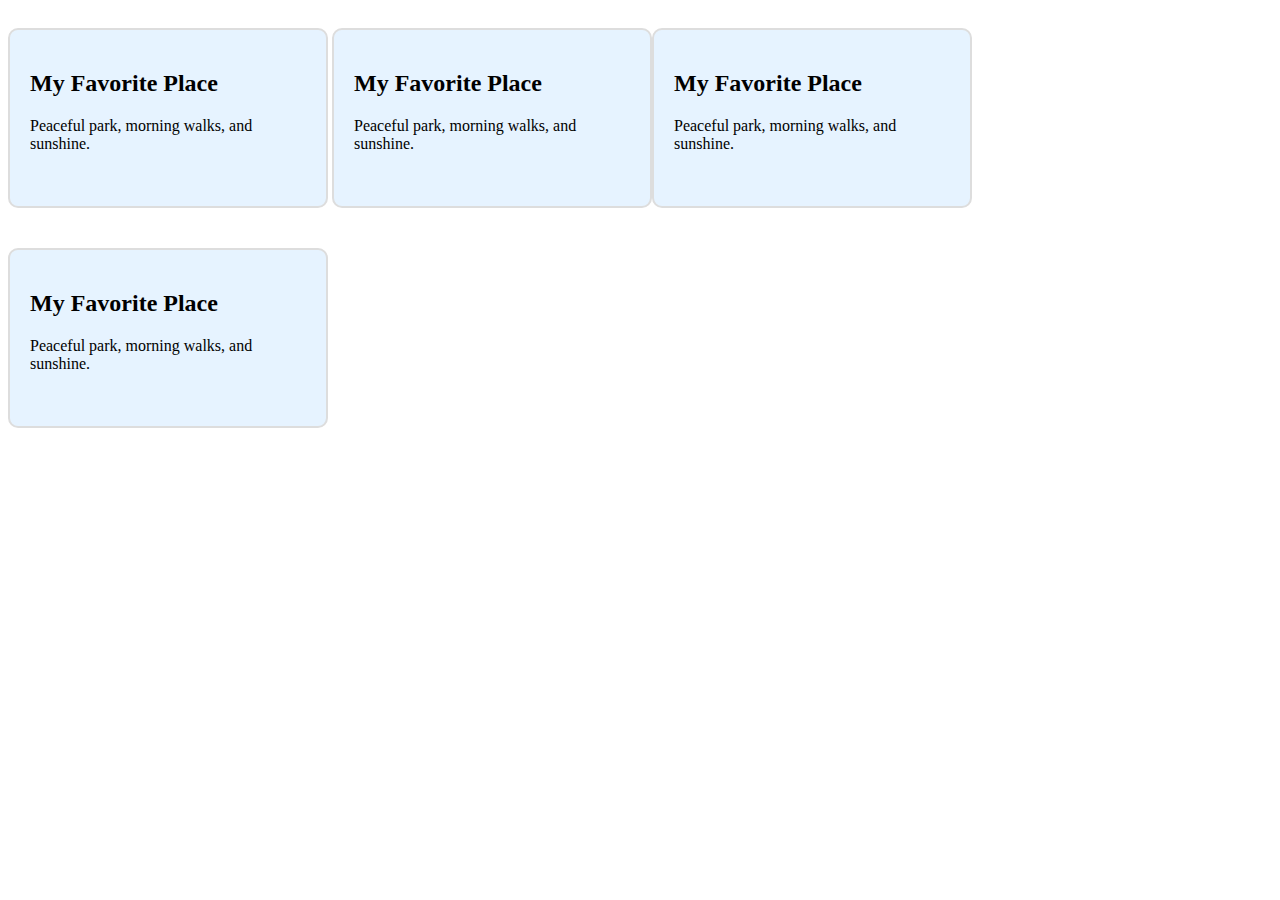
<file: 2.2/index.html>
<!DOCTYPE html>
<html lang="en">
<head>
    <meta charset="UTF-8">
    <meta name="viewport" content="width=device-width, initial-scale=1.0">
    <title>Document</title>
    <link rel="stylesheet" href="styles.css">
</head>
<body>
    <div class="card">
  <h2>My Favorite Place</h2>
  <p>Peaceful park, morning walks, and sunshine.</p>
    </div>
    <div class="card">
  <h2>My Favorite Place</h2>
  <p>Peaceful park, morning walks, and sunshine.</p>
    </div><div class="card card:hover">
  <h2>My Favorite Place</h2>
  <p>Peaceful park, morning walks, and sunshine.</p>
    </div><div class="card">
  <h2>My Favorite Place</h2>
  <p>Peaceful park, morning walks, and sunshine.</p>
    </div>
</body>
</html>
</file>
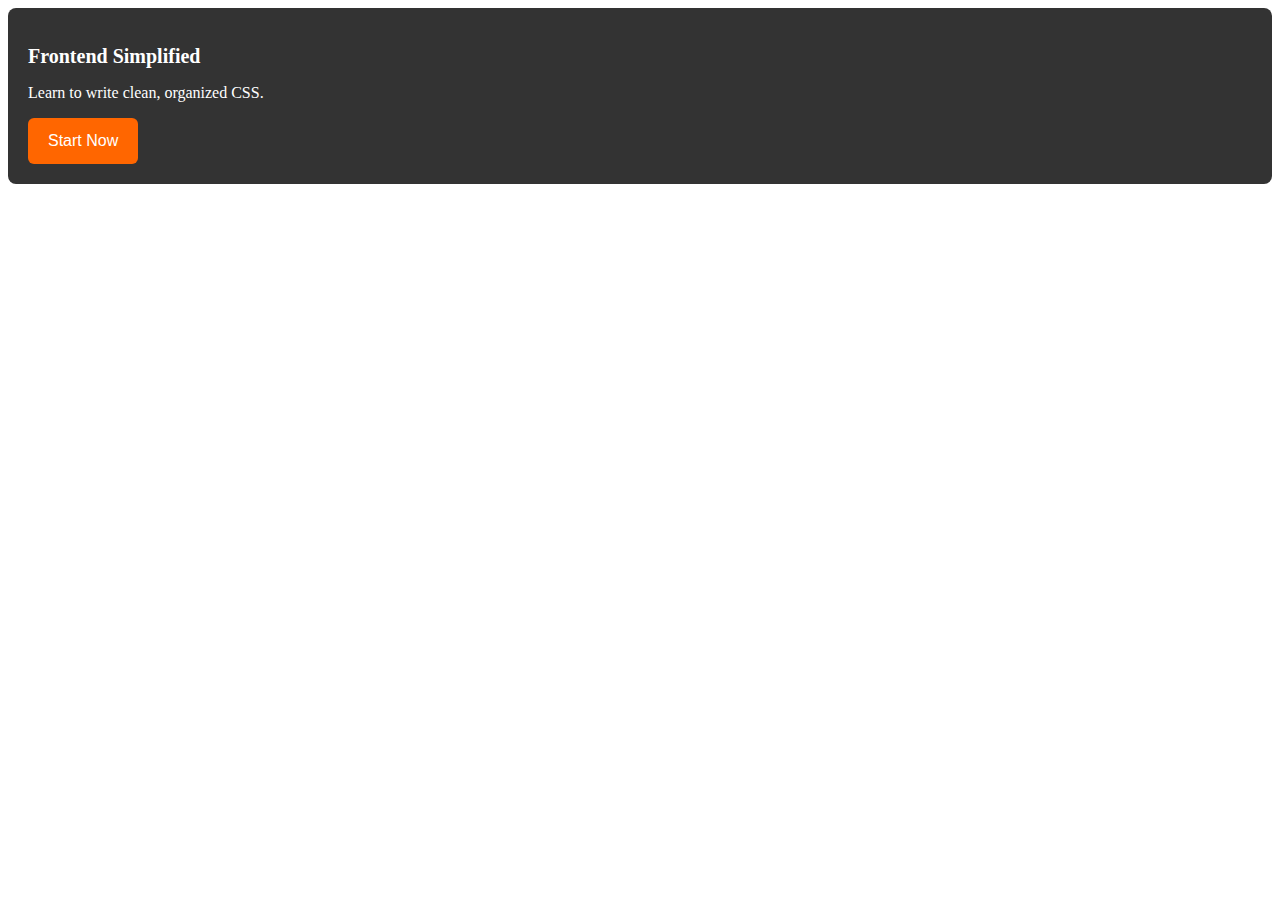
<file: bem/index.html>
<!DOCTYPE html>
<html lang="en">
<head>
    <meta charset="UTF-8">
    <meta name="viewport" content="width=device-width, initial-scale=1.0">
    <title>Document</title>
    <link rel="stylesheet" href="styles.css">
</head>
<body>
    <div class="card card--dark">
  <h2 class="card__title">Frontend Simplified</h2>
  <p class="card__description">Learn to write clean, organized CSS.</p>
  <button class="card__button card__button--large">Start Now</button>
</div>
</body>
</html>
</file>
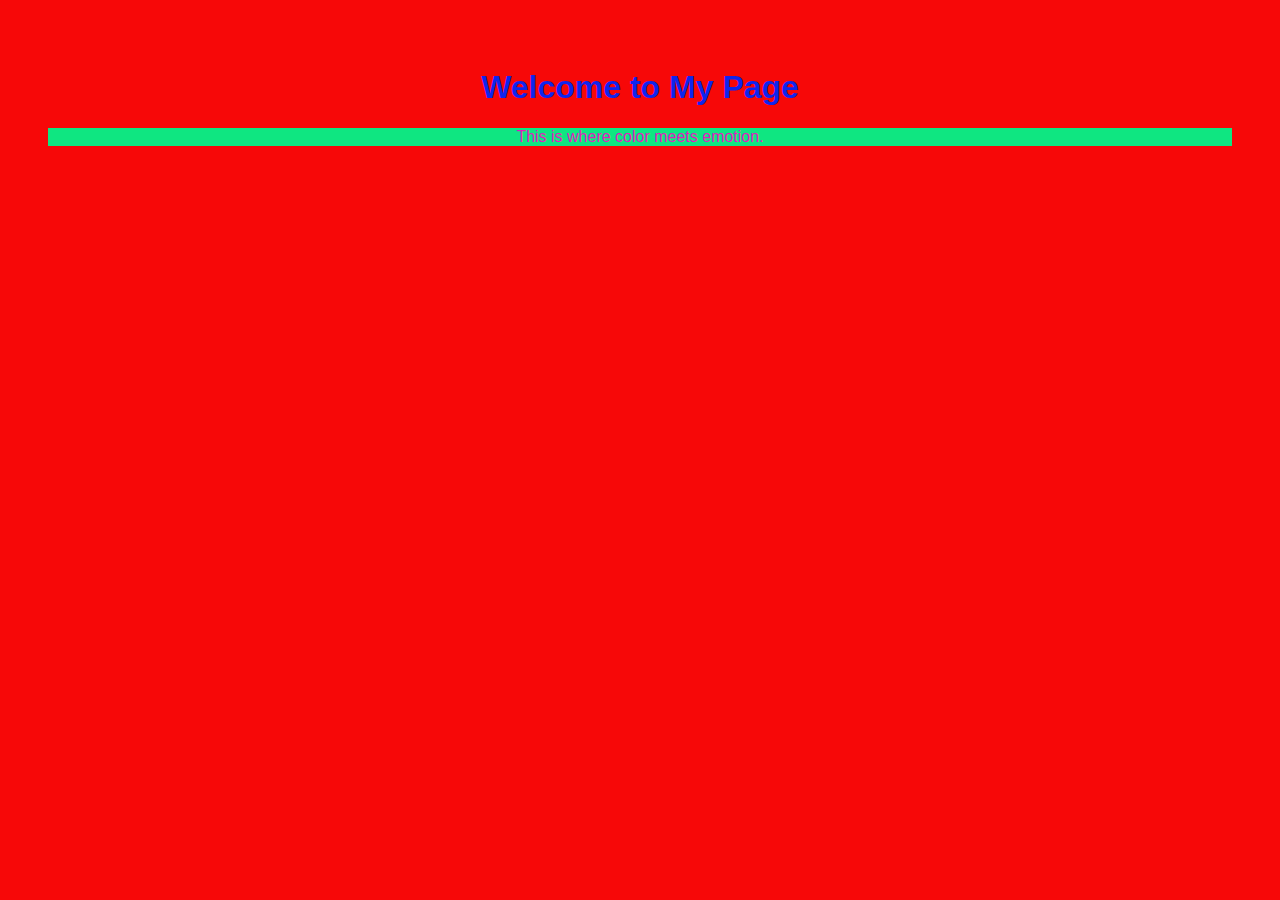
<file: Colours/index.html>
<!DOCTYPE html>
<html lang="en">
<head>
    <meta charset="UTF-8">
    <meta name="viewport" content="width=device-width, initial-scale=1.0">
    <title>Document</title>
    <link rel="stylesheet" href="styles.css">
</head>
<body>
    <h1>Welcome to My Page</h1>
<p>This is where color meets emotion.</p>
</body>
</html>
</file>
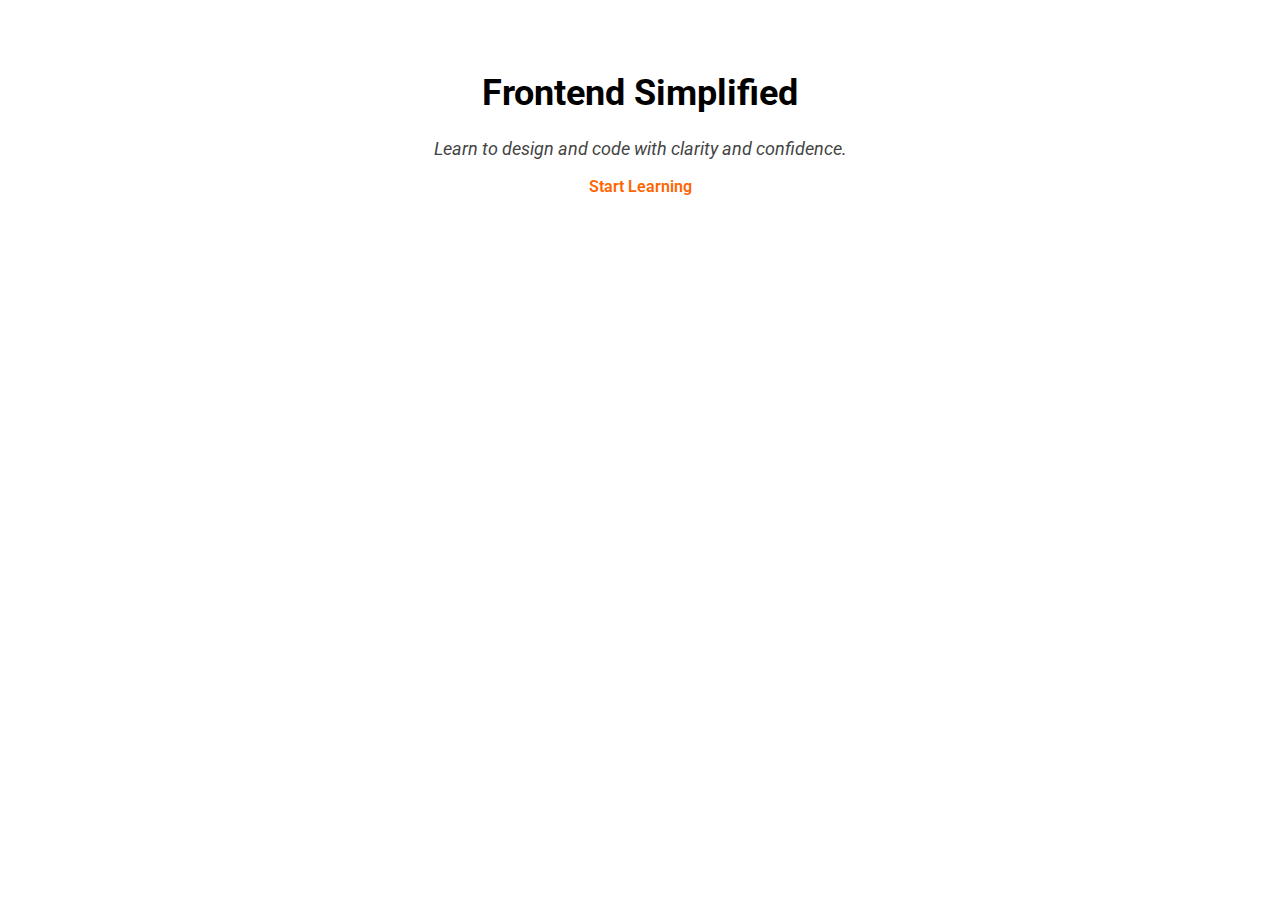
<file: fonts/index.html>
<!DOCTYPE html>
<html lang="en">
<head>
    <meta charset="UTF-8">
    <meta name="viewport" content="width=device-width, initial-scale=1.0">
    <title>Document</title>
    <link rel="stylesheet" href="styles.css">
</head>
<body>
<h1>Frontend Simplified</h1>
<p>Learn to design and code with clarity and confidence.</p>
<a href="#">Start Learning</a>
</body>
</html>
</file>
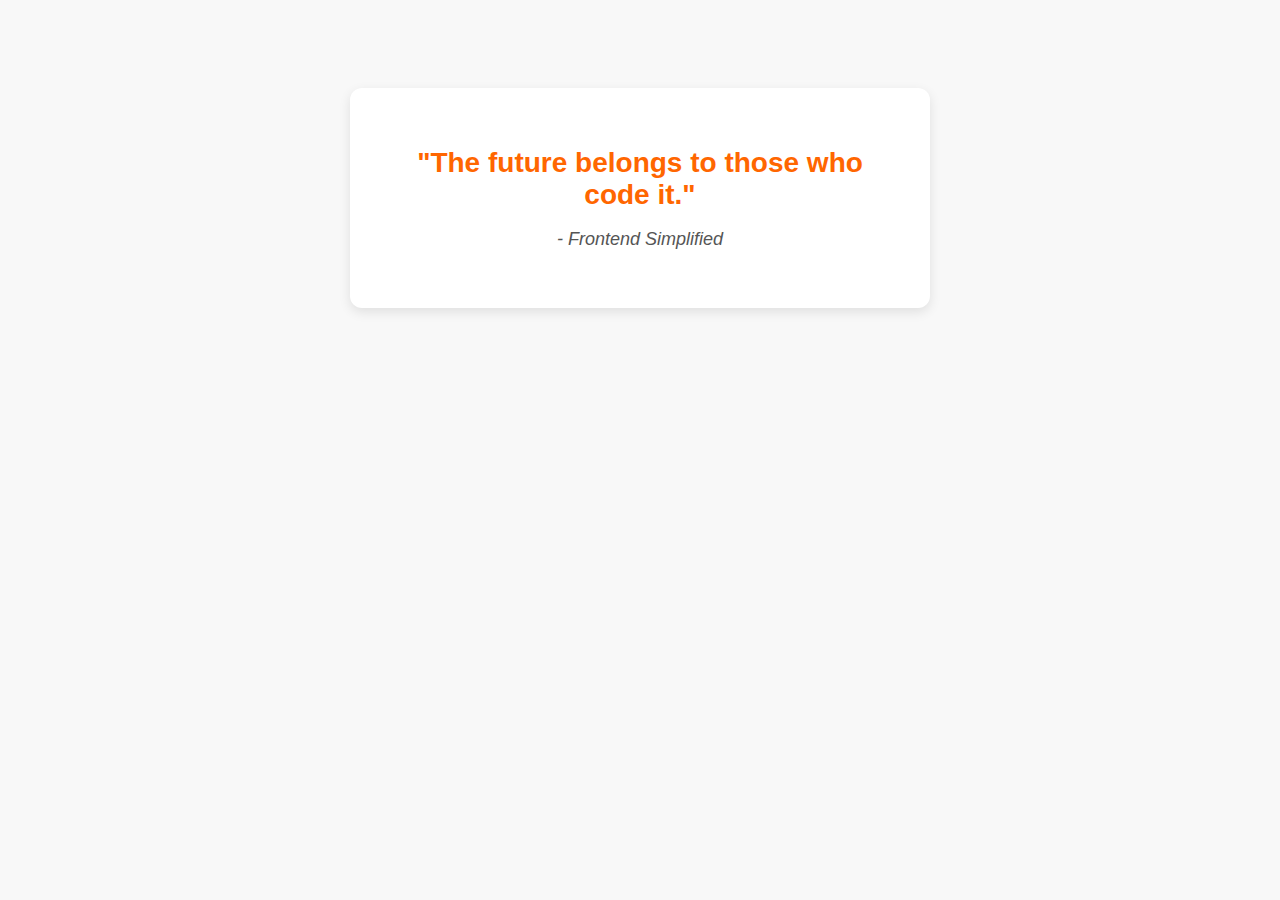
<file: poster/index.html>
<!DOCTYPE html>
<html lang="en">
<head>
    <meta charset="UTF-8">
    <meta name="viewport" content="width=device-width, initial-scale=1.0">
    <title>Document</title>
    <link rel="stylesheet" href="styles.css">
</head>
<body>
    <div class="poster">
  <h1>"The future belongs to those who code it."</h1>
  <p>- Frontend Simplified</p>
</div>
</body>
</html>
</file>
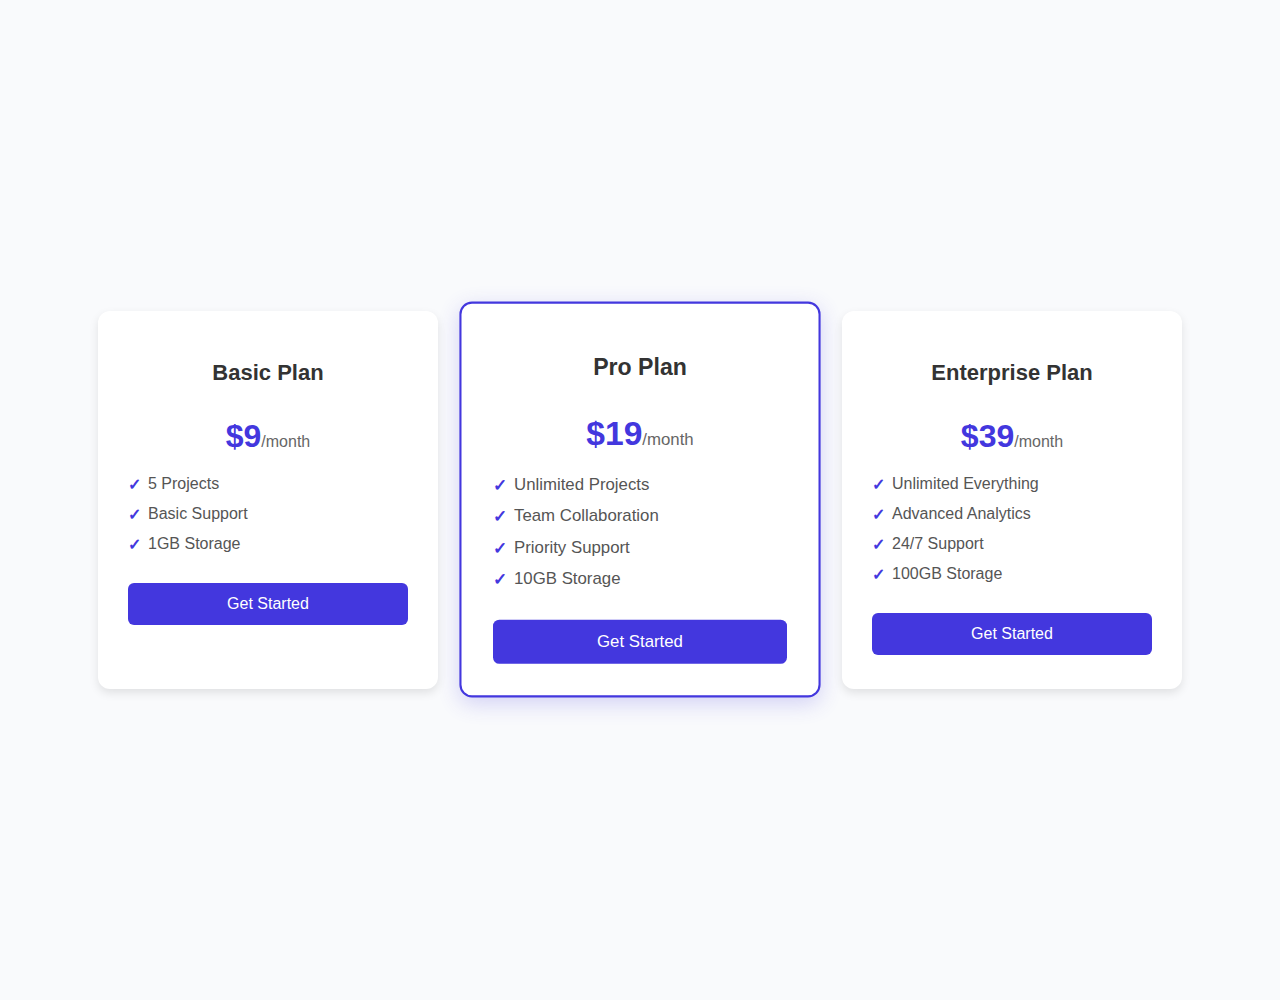
<file: styledComponent/index.html>
<!DOCTYPE html>
<html lang="en">
<head>
    <meta charset="UTF-8">
    <meta name="viewport" content="width=device-width, initial-scale=1.0">
    <title>Pricing Plans</title>
    <link rel="stylesheet" href="styles.css">
</head>
<body>
    <div class="plans-container">
        <div class="plan">
            <h2 class="plan__title">Basic Plan</h2>
            <p class="plan__price">$9<span>/month</span></p>

            <ul class="plan__features">
                <li class="plan__feature">5 Projects</li>
                <li class="plan__feature">Basic Support</li>
                <li class="plan__feature">1GB Storage</li>
            </ul>

            <button class="plan__button">Get Started</button>
        </div>

        <div class="plan plan--highlighted">
            <h2 class="plan__title">Pro Plan</h2>
            <p class="plan__price">$19<span>/month</span></p>

            <ul class="plan__features">
                <li class="plan__feature">Unlimited Projects</li>
                <li class="plan__feature">Team Collaboration</li>
                <li class="plan__feature">Priority Support</li>
                <li class="plan__feature">10GB Storage</li>
            </ul>

            <button class="plan__button">Get Started</button>
        </div>

        <div class="plan">
            <h2 class="plan__title">Enterprise Plan</h2>
            <p class="plan__price">$39<span>/month</span></p>

            <ul class="plan__features">
                <li class="plan__feature">Unlimited Everything</li>
                <li class="plan__feature">Advanced Analytics</li>
                <li class="plan__feature">24/7 Support</li>
                <li class="plan__feature">100GB Storage</li>
            </ul>

            <button class="plan__button">Get Started</button>
        </div>
    </div>
</body>
</html>
</file>
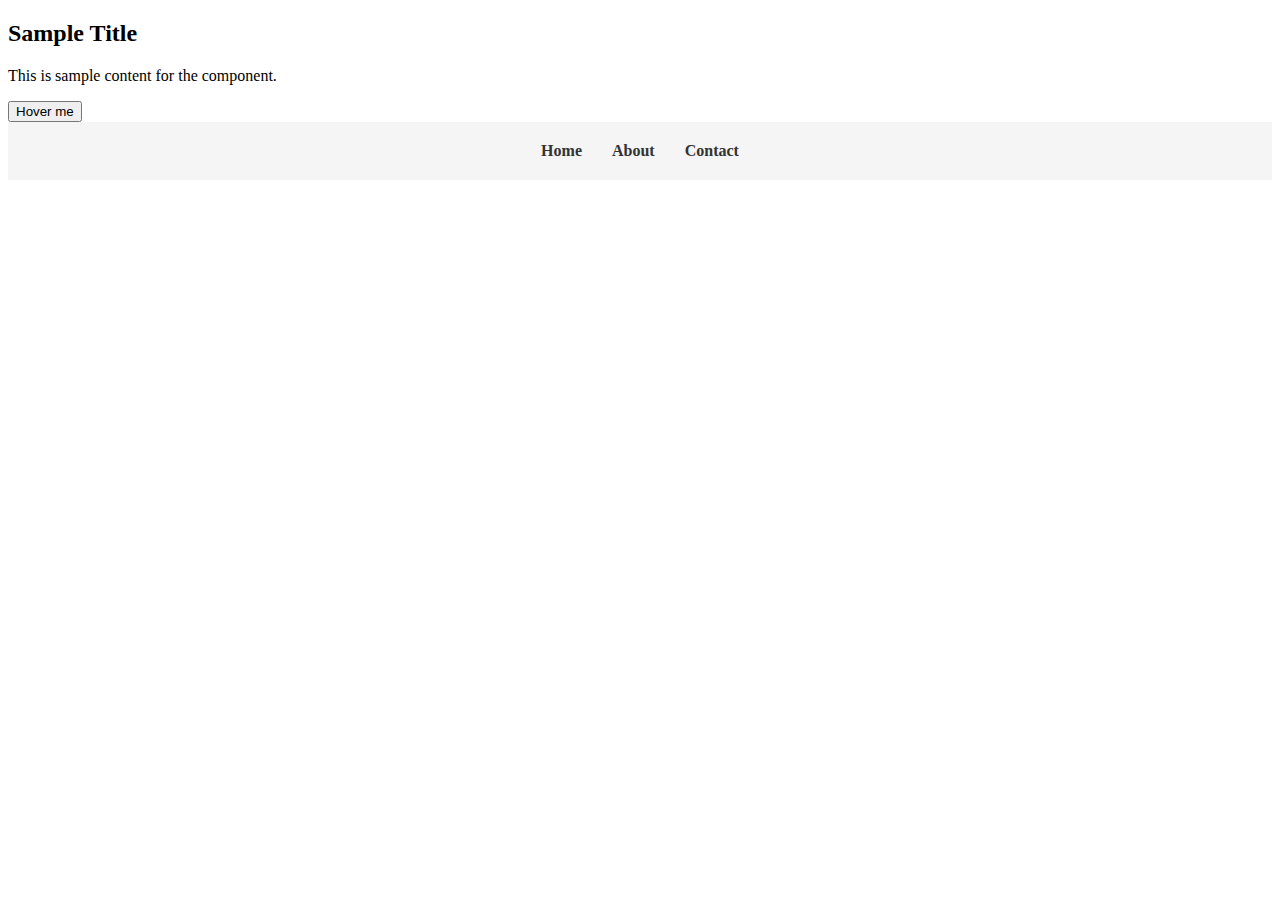
<file: uiComponents/index.html>
<!DOCTYPE html>
<html lang="en">
<head>
    <meta charset="UTF-8">
    <meta name="viewport" content="width=device-width, initial-scale=1.0">
    <title>UI Components</title>
</head>
<body>
    <div id="component1"></div>
    <div id="component2"></div>
    <div id="component3"></div>

    <script>
        // Load component1.html
        fetch('component1.html')
            .then(response => response.text())
            .then(data => {
                document.getElementById('component1').innerHTML = data;
            });

        // Load component2.html
        fetch('component2.html')
            .then(response => response.text())
            .then(data => {
                document.getElementById('component2').innerHTML = data;
            });

        // Load component3.html
        fetch('component3.html')
            .then(response => response.text())
            .then(data => {
                document.getElementById('component3').innerHTML = data;
            });
    </script>
</body>
</html>
</file>
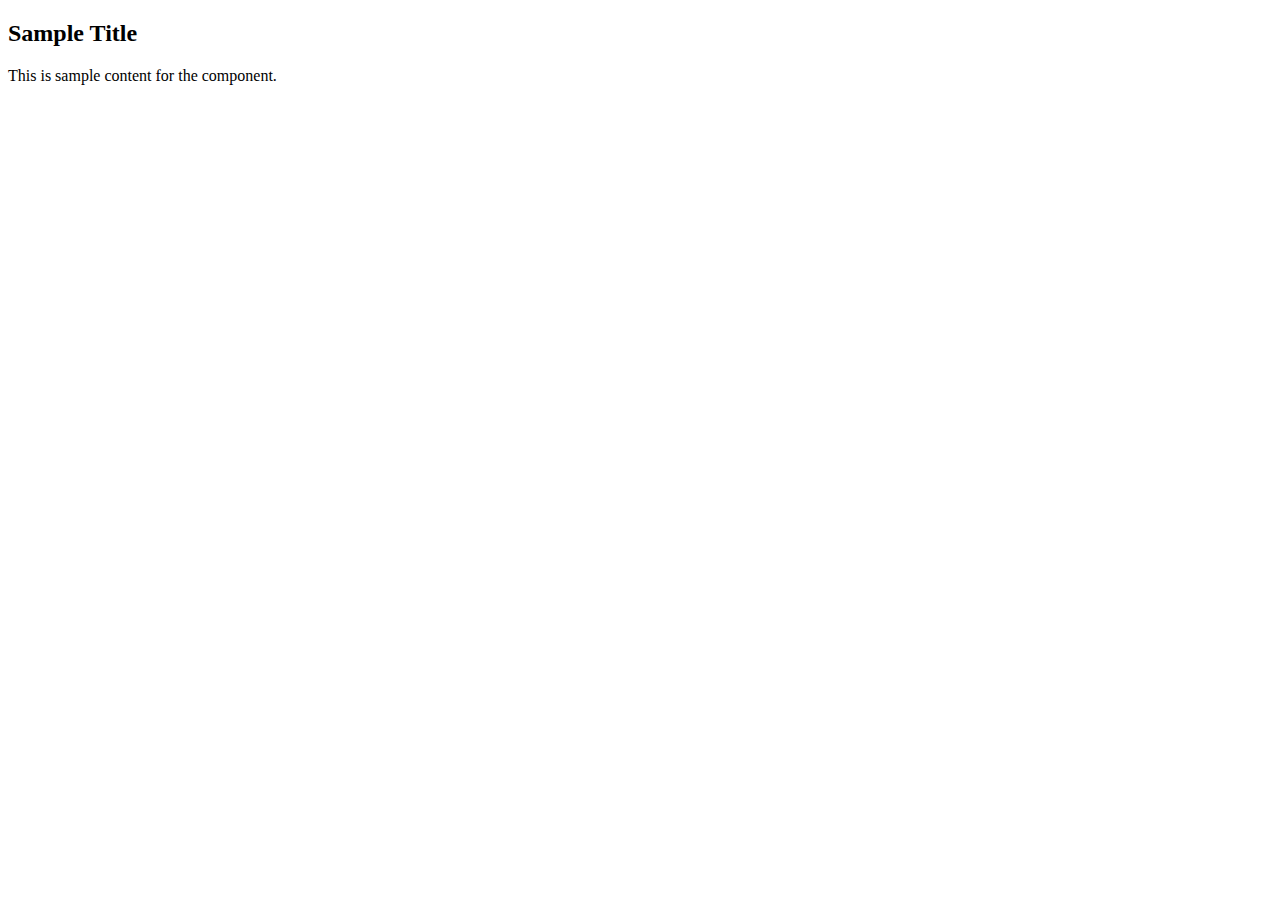
<file: uiComponents/component1.html>
<!DOCTYPE html>
<html lang="en">
<head>
    <meta charset="UTF-8">
    <meta name="viewport" content="width=device-width, initial-scale=1.0">
    <title>My Component</title>
</head>
<body>
    <div class="component">
        <h2>Sample Title</h2>
        <p>This is sample content for the component.</p>
    </div>
</body>
</html>
</file>
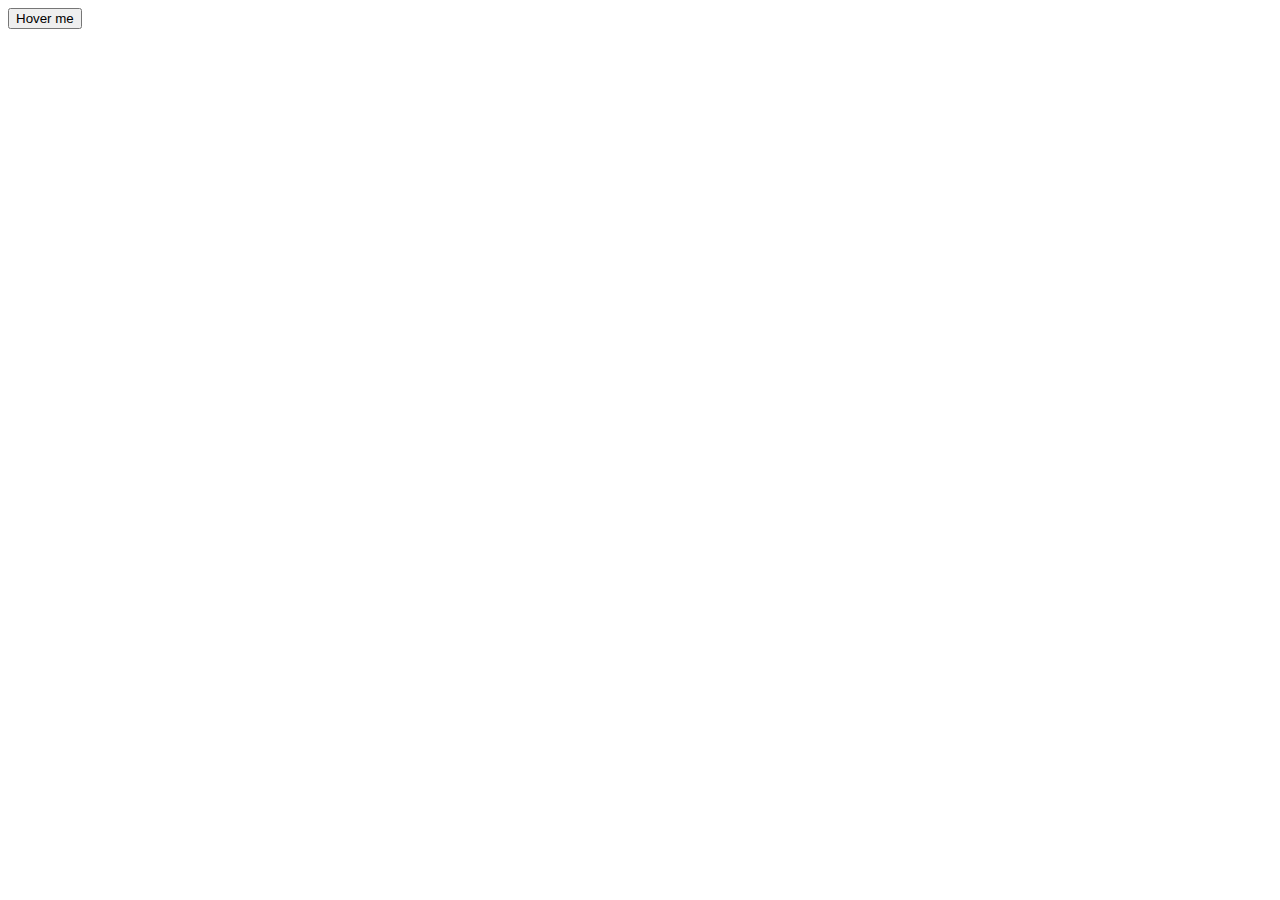
<file: uiComponents/component2.html>
<!DOCTYPE html>
<html lang="en">
<head>
    <meta charset="UTF-8">
    <meta name="viewport" content="width=device-width, initial-scale=1.0">
    <title>Document</title>
    <link rel="stylesheet" href="style.css">
</head>
<body>
    <div class="tooltip-container">
  <button>Hover me</button>
  <span class="tooltip">I’m a tooltip!</span>
</div>
</body>
</html>
</file>
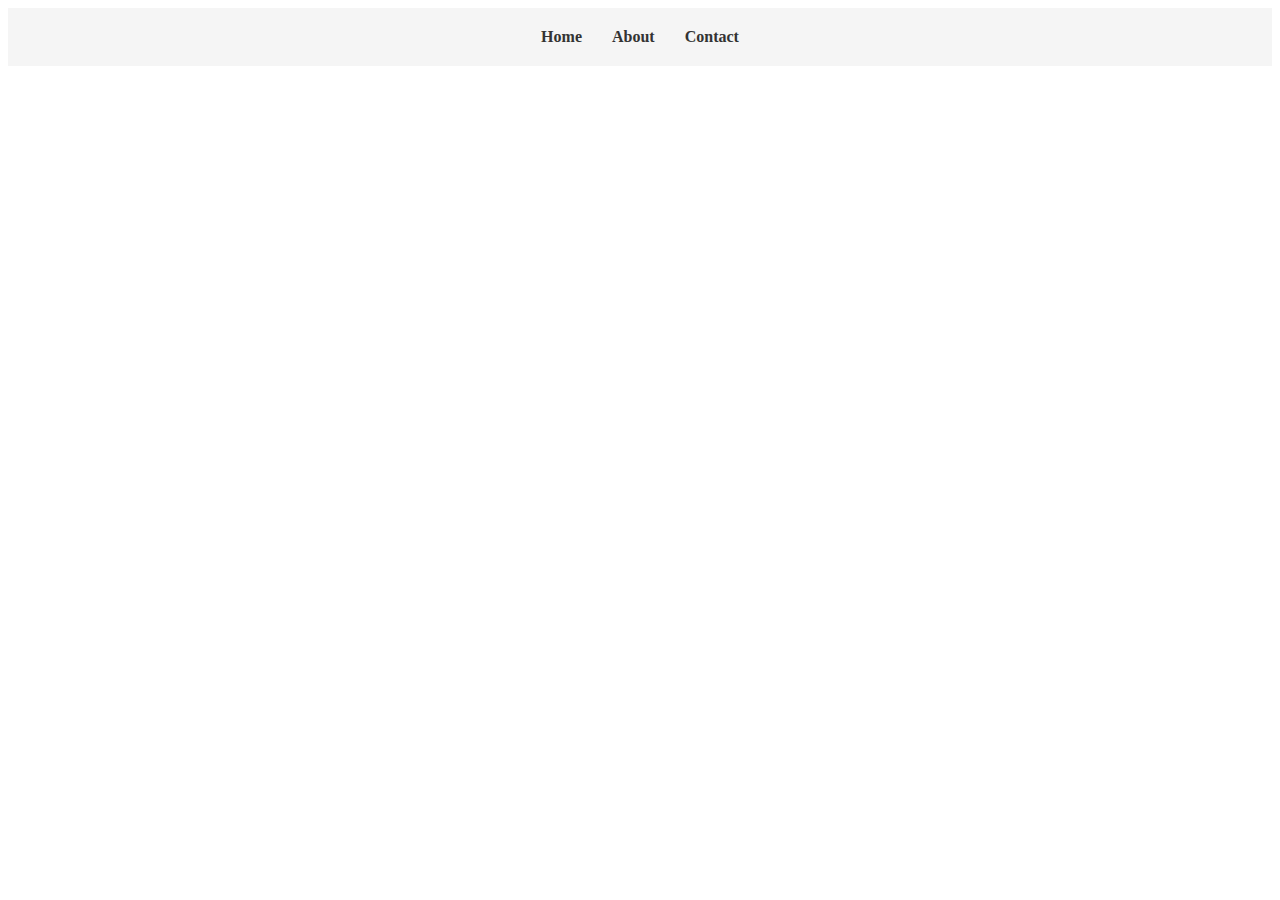
<file: uiComponents/component3.html>
<!DOCTYPE html>
<html lang="en">
<head>
    <meta charset="UTF-8">
    <meta name="viewport" content="width=device-width, initial-scale=1.0">
    <title>Document</title>
    <link rel="stylesheet" href="style.css">
</head>
<body>
    <nav class="menu">
  <a href="#">Home</a>
  <a href="#">About</a>
  <a href="#">Contact</a>
</nav>
</body>
</html>
</file>
<file: 2.2/styles.css>
.card {
    width: 320px;
    display: inline-block;
    height: 180px;
    background-color: #e6f3ff;
    padding: 20px;
    margin: 20px auto;
    border: 2px solid #ddd;
    border-radius: 10px;
    box-sizing: border-box;
    transition: box-shadow 0.3s ease;
}

.card:hover {
background-color: rgba(231, 152, 15, 0.5);
}
</file>
<file: bem/styles.css>
.card {
  background-color: white;
  padding: 20px;
  border-radius: 8px;
}

.card--dark {
  background-color: #333;
  color: white;
}

.card__title {
  font-size: 20px;
  margin-bottom: 8px;
}

.card__button {
  background-color: #ff6600;
  color: white;
  border: none;
  padding: 10px 16px;
  border-radius: 6px;
}

.card__button--large {
  padding: 14px 20px;
  font-size: 16px;
}
</file>
<file: Colours/styles.css>
body {
  background-color: #f70808;
  text-align: center;
  font-family: Arial, sans-serif;
  padding: 40px;
}

h1 {
  color: #0f25ee; /* hex */
}

p {
  color: rgb(224, 27, 191); /* rgb */
  background-color: rgb(15, 230, 129); /* named color */
}
</file>
<file: fonts/styles.css>
@import url('https://fonts.googleapis.com/css2?family=Roboto&display=swap');

body {
  font-family: 'Roboto', sans-serif;
  text-align: center;
  padding: 40px;
}

h1 {
  font-size: 36px;
  font-weight: 700;
}

p {
  font-size: 18px;
  font-style: italic;
  color: #444;
}

a {
  text-decoration: none;
  color: #ff6600;
  font-weight: 600;
}
</file>
<file: poster/styles.css>
body {
  background-color: #f8f8f8;
  text-align: center;
  font-family: 'Poppins', sans-serif;
  padding: 80px;
}

.poster {
  background-color: #fff;
  border-radius: 12px;
  padding: 40px;
  width: 500px;
  margin: 0 auto;
  box-shadow: 0 4px 12px rgba(0,0,0,0.1);
}

.poster h1 {
  color: #ff6600;
  font-size: 28px;
  font-weight: 600;
  margin-bottom: 15px;
}

.poster p {
  color: #555;
  font-size: 18px;
  font-style: italic;
}
</file>
<file: styledComponent/styles.css>
body {
  font-family: 'Segoe UI', sans-serif;
  background-color: #f9fafc;
  margin: 0;
  padding: 50px 20px;
  min-height: 100vh;
  display: flex;
  align-items: center;
  justify-content: center;
}

.plans-container {
  display: flex;
  gap: 30px;
  max-width: 1200px;
  width: 100%;
  justify-content: center;
  flex-wrap: wrap;
}

.plan {
  background-color: white;
  width: 280px;
  padding: 30px;
  border-radius: 12px;
  box-shadow: 0 4px 10px rgba(0,0,0,0.1);
  transition: transform 0.3s ease, box-shadow 0.3s ease;
  position: relative;
  flex-shrink: 0;
}

.plan:hover {
  transform: translateY(-8px);
  box-shadow: 0 8px 25px rgba(0,0,0,0.15);
}

.plan--highlighted {
  border: 2px solid #4337de;
  box-shadow: 0 6px 20px rgba(67, 55, 222, 0.2);
  transform: scale(1.05);
}

.plan--highlighted:hover {
  transform: scale(1.05) translateY(-8px);
  box-shadow: 0 12px 30px rgba(67, 55, 222, 0.25);
}

.plan__title {
  color: #333;
  font-size: 22px;
  margin-bottom: 10px;
  text-align: center;
}

.plan__price {
  font-size: 32px;
  color: #4337de;
  margin-bottom: 20px;
  font-weight: bold;
  text-align: center;
}

.plan__price span {
  font-size: 16px;
  color: #666;
  font-weight: normal;
}

.plan__features {
  list-style: none;
  padding: 0;
  margin-bottom: 30px;
  text-align: left;
}

.plan__feature {
  margin: 12px 0;
  color: #555;
  padding-left: 20px;
  position: relative;
}

.plan__feature::before {
  content: "✓";
  position: absolute;
  left: 0;
  color: #4337de;
  font-weight: bold;
}

.plan__button {
  background-color: #4337de;
  color: white;
  border: none;
  padding: 12px 24px;
  border-radius: 6px;
  cursor: pointer;
  transition: background-color 0.3s ease;
  font-size: 16px;
  font-weight: 500;
  width: 100%;
}

.plan__button:hover {
  background-color: #372fc3;
}

/* Responsive design */
@media (max-width: 768px) {
  .plans-container {
    flex-direction: column;
    align-items: center;
    gap: 20px;
  }
  
  .plan--highlighted {
    transform: none;
  }
  
  .plan--highlighted:hover {
    transform: translateY(-8px);
  }
  
  body {
    padding: 20px 10px;
  }
}
</file>
<file: uiComponents/style.css>
.modal {
  position: fixed;
  top: 50%;
  left: 50%;
  transform: translate(-50%, -50%);
  background: white;
  padding: 30px;
  border-radius: 10px;
  box-shadow: 0 10px 25px rgba(0, 0, 0, 0.3);
  z-index: 1000;
}

.tooltip-container {
  position: relative;
  display: inline-block;
}

.tooltip {
  position: absolute;
  bottom: 130%;
  left: 50%;
  transform: translateX(-50%);
  background-color: black;
  color: white;
  padding: 6px 10px;
  border-radius: 4px;
  font-size: 13px;
  opacity: 0;
  pointer-events: none;
  transition: opacity 0.3s ease;
}

.tooltip-container:hover .tooltip {
  opacity: 1;
}

.menu {
  display: flex;
  justify-content: center;
  gap: 30px;
  background: #f5f5f5;
  padding: 20px;
}

.menu a {
  position: relative;
  text-decoration: none;
  color: #333;
  font-weight: 600;
}

.menu a::after {
  content: "";
  position: absolute;
  left: 0;
  bottom: -5px;
  width: 0%;
  height: 2px;
  background: #333;
  transition: width 0.3s ease;
}

.menu a:hover::after {
  width: 100%;
}
</file>
